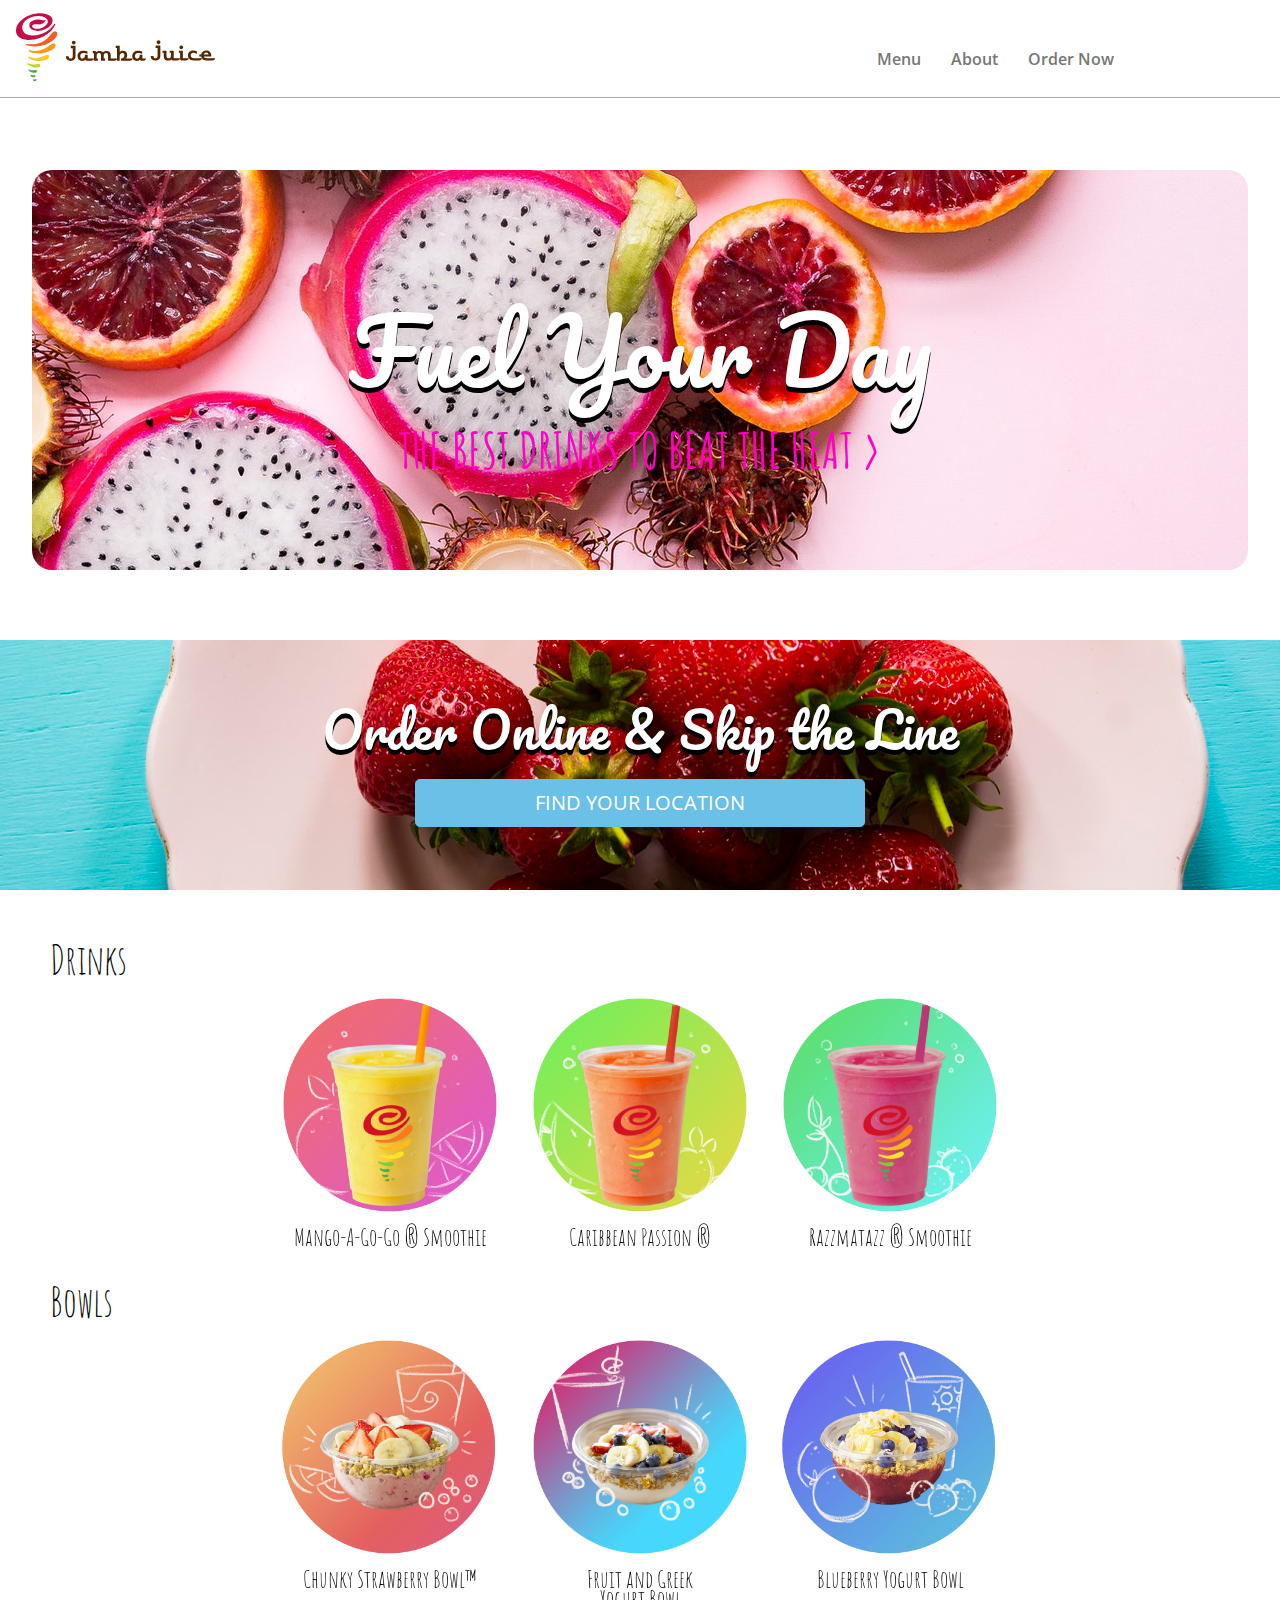
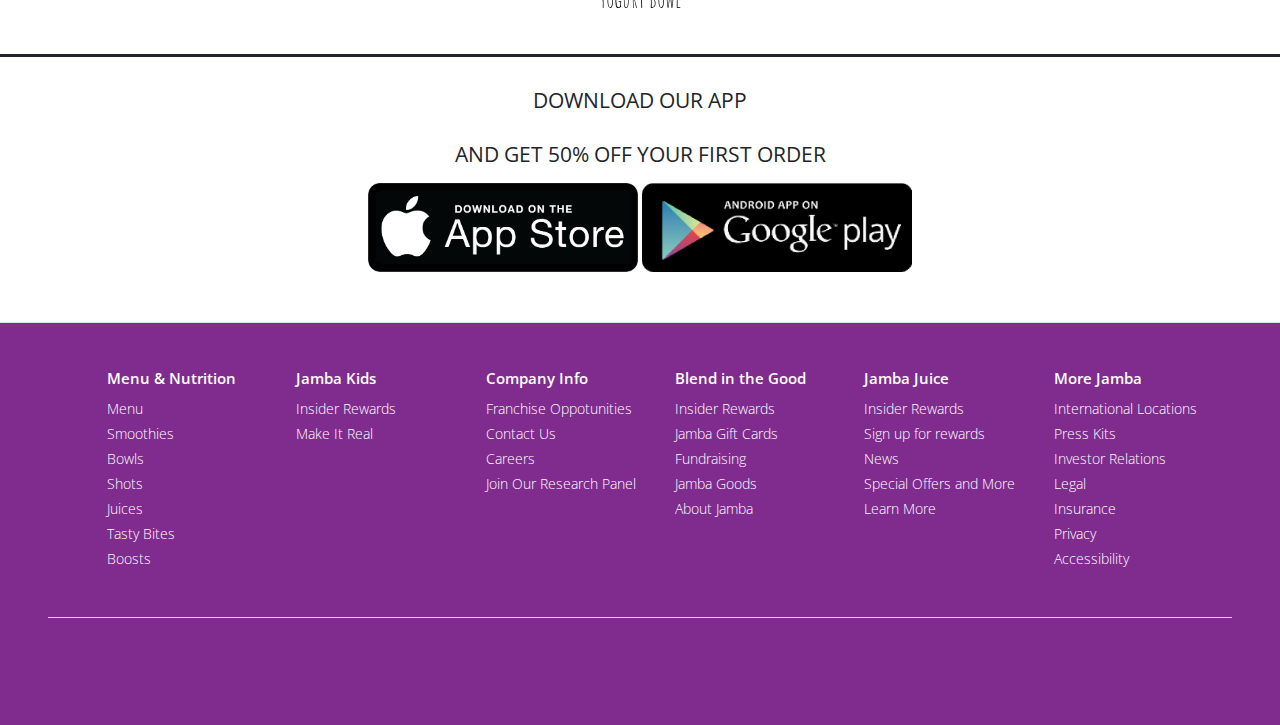
<file: index.html>
<!DOCTYPE html>
<html lang="en">

<head>
<!-- Global site tag (gtag.js) - Google Analytics -->
<script async src="https://www.googletagmanager.com/gtag/js?id=UA-121958571-2"></script>
<script>
 window.dataLayer = window.dataLayer || [];
 function gtag(){dataLayer.push(arguments);}
 gtag('js', new Date());

 gtag('config', 'UA-121958571-2');
</script>

<!-- just to see if it updated again-->
  <!-- Hotjar Tracking Code for https://tkim826.github.io/project3jj/ -->
<script>
   (function(h,o,t,j,a,r){
       h.hj=h.hj||function(){(h.hj.q=h.hj.q||[]).push(arguments)};
       h._hjSettings={hjid:972541,hjsv:6};
       a=o.getElementsByTagName('head')[0];
       r=o.createElement('script');r.async=1;
       r.src=t+h._hjSettings.hjid+j+h._hjSettings.hjsv;
       a.appendChild(r);
   })(window,document,'https://static.hotjar.com/c/hotjar-','.js?sv=');
</script>

  <meta charset="UTF-8">
  <meta name="viewport" content="width=device-width, initial-scale=1.0">
  <meta http-equiv="X-UA-Compatible" content="ie=edge">
  <title>Jamba Juice / Mango-a-Go-Go</title>
  <!-- bootstrap j query -->
  <meta charset="utf-8">
  <meta content="width=device-width, initial-scale=1, shrink-to-fit=no" name="viewport">
  <link href="https://stackpath.bootstrapcdn.com/bootstrap/4.1.3/css/bootstrap.min.css" rel="stylesheet">
  <link href="https://fonts.googleapis.com/css?family=Amatic+SC:400,700|Open+Sans:300,400,600,800|Pacifico" rel="stylesheet">

  <!-- font awesome -->
  <link rel="stylesheet" href="https://use.fontawesome.com/releases/v5.2.0/css/all.css" integrity="sha384-hWVjflwFxL6sNzntih27bfxkr27PmbbK/iSvJ+a4+0owXq79v+lsFkW54bOGbiDQ"
  crossorigin="anonymous">

  <link href="reset.css" rel="stylesheet" type="text/css">
  <link href="style.css" rel="stylesheet" type="text/css">
  <link href="media.css" rel="stylesheet" type="text/css">
  <link href="index.css" rel="stylesheet" type="text/css">
  <link href="img/favicon.ico" rel="icon" type="image/ico">

</head>
<body class="pt-130">

<!-- NAVIGATION start-->
    <nav class="navbar header-top fixed-top navbar-expand-lg navbar-light bg-light">
      <a class="navbar-brand" href="index.html">
        <img src="img/jj-logo-h.svg">
      </a>
    <button class="navbar-toggler collapsed" type="button" data-toggle="collapse" data-target="#navbarResponsive" aria-controls="navbarResponsive" aria-expanded="false" aria-label="Toggle navigation">
          <span class="icon-bar top-bar"></span>
          <span class="icon-bar middle-bar"></span>
          <span class="icon-bar bottom-bar"></span>
          <span class="sr-only">Toggle navigation</span>
        </button>

    <div class="collapse navbar-collapse" id="navbarResponsive">
      <ul class="navbar-nav ml-auto">
        <li class="nav-item"><a href="#">Menu</a></li>
          <li class="nav-item"><a href="#">About</a></li>
          <li class="nav-item"><a href="chat.html">Order Now</a></li>
          <li class="nav-item hide-small"><div></div></li>
          <li class="nav-item hide-small"><a href="#"><i class="fas fa-map-marker-alt"></i></a></li>
          <li class="nav-item hide-small"><a href="#"><i class="fas fa-user"></i></a></li>
          <li class="nav-item hide-small"><a href="#"><i class="fas fa-shopping-cart"></i></a></li>
          <li class="nav-item hide-big"><a href="#"><i class="fas fa-map-marker-alt"></i></a> <a href="#"><i class="fas fa-user"></i></a> <a href="#"><i class="fas fa-shopping-cart"></i></a></li>
      </div>
    </nav>
<!-- NAVIGATION end-->

<body>
  <div class="hide-big" style="margin:0 15px; "> 
    <a href="#bubbleJ2"><button class="chatselect ordernowbig" onclick="selectSmoothie()" style="margin:0 auto;"><a href="chat.html" style="color:#fff !important; text-decoration: none !important;">ORDER NOW</a></button></a><br>
  </div>
  <div class="jumbotron">
    <h1 class="display-4">Fuel Your Day</h1>
    <h2 style="color: #ff00c4; font-weight: bold;">THE BEST DRINKS TO BEAT THE HEAT ></h2>
  </div>

  <div class="jumbotron jumbotron-fluid">
    <div class="container">
      <h1 class='order'>Order Online & Skip the Line</h1>
      <a class="btn btn-primary btn-lg" href="#" role="button">FIND YOUR LOCATION</a>
    </div>
  </div>

  <div class="dr">
    <h3 class="menu">Drinks</h3>

    <div class="col-sm-12">
      <div id="my-slider" class="carousel slide" data-ride="carousel">


      <!-- Wrapper for slides -->
      <div class="carousel-inner">

        <div class="carousel-item active">
          <div class="row drin">
            <div>
              <a href="drink-detail.html"><img src="img/JBim-01.png" alt="Juice 1"></a>
              <h1 class="cap">Mango-A-Go-Go ® Smoothie</h1>
            </div>
            <div>
              <img src="img/JBim-02.png" alt="Juice 2">
              <h1 class="cap">Caribbean Passion ®</h1>
            </div>
            <div>
              <img src="img/JBim-03.png" alt="Juice 3">
              <h1 class="cap">Razzmatazz ® Smoothie</h1>
            </div>
          </div>
        </div>

        <div class="carousel-item">
          <div class="row drino">
            <div>
              <img src="img/JBs-01.png" alt="Juice 4">
              <h1 class="cap">Apple 'n Greens™ Smoothie</h1>
            </div>
            <div>
              <img src="img/JBim-05.png" alt="Juice 5">
              <h1 class="cap">Lotta Horchata</h1>
            </div>
          </div>
        </div>

      <!-- Controls or next and prev buttons -->
        <a class="carousel-control-prev" href="#my-slider" role="button" data-slide="prev">
          <span class="fa fa-angle-double-left" style="color:black; font-size:24px;" aria-hidden="true"></span>
          <span class="sr-only">Previous</span>
        </a>
        <a class="carousel-control-next" href="#my-slider" role="button" data-slide="next">
          <span class="fa fa-angle-double-right" style="color:black; font-size:24px;" aria-hidden="true"></span>
          <span class="sr-only">Next</span>
        </a>

      </div>
    </div>
  </div>
</div>




  <div class="bo">
  <h3 class="menu">Bowls</h3>

  <div class="col-sm-12">
  <div id="slider2" class="carousel slide" data-ride="carousel">


    <!-- Wrapper for slides -->
    <div class="carousel-inner">

      <div class="carousel-item active">

        <div class="row drin">

        <div>
        <img src="img/JBim-06.png" alt="Bowl 1">
          <h1 class="cap">Chunky Strawberry Bowl™</h1>
      </div>

        <div>
        <img src="img/JBim-07.png" alt="Bowl 2">
          <h1 class="cap">Fruit and Greek <br></br>Yogurt Bowl</h1>
        </div>

        <div>
        <img src="img/JBim-08.png" alt="Bowl 3">
          <h1 class="cap">Blueberry Yogurt Bowl</h1>
        </div>


      </div>

    </div>



      <div class="carousel-item">

        <div class="row drino">

        <div>
        <img src="img/JBim-09.png" alt="Bowl 4">
          <h1 class="cap">Island Pitaya Bowl™</h1>
        </div>

        <div>
        <img src="img/JBim-10.png" alt="Bowl 5">
          <h1 class="cap">Mango Medley Bowl</h1>
        </div>
      </div>

      </div>

    <!-- Controls or next and prev buttons -->

    <a class="carousel-control-prev" href="#slider2" role="button" data-slide="prev">
    <span class="fa fa-angle-double-left" style="color:black; font-size:24px;" aria-hidden="true"></span>
    <span class="sr-only">Previous</span>
  </a>
  <a class="carousel-control-next" href="#slider2" role="button" data-slide="next">
    <span class="fa fa-angle-double-right" style="color:black; font-size:24px;" aria-hidden="true"></span>
    <span class="sr-only">Next</span>
  </a>

  </div>

</div>

</div>


  </div>

  <div class="boost">
    <h4><b>DOWNLOAD OUR APP <br></br>AND GET 50% OFF YOUR FIRST ORDER</b></h4>
    <div class='play'>
      <img src="img/AppStore.png">
      <img src="img/GOOGplay-01.png">
    </div>
  </div>




<!-- FOOTER start-->
<footer class="pt-md-5 mt-5 pr-5 pl-5 border-top hide-small">
  <div class="row">
    <div class="col-lg-2 col-sm-12">
      <h5>Menu & Nutrition</h5>
      <ul class="list-unstyled text-small">
        <li><a>Menu</a></li>
        <li><a>Smoothies</a></li>
        <li><a>Bowls</a></li>
        <li><a>Shots</a></li>
        <li><a>Juices</a></li>
        <li><a>Tasty Bites</a></li>
        <li><a>Boosts</a></li>
      </ul>
    </div>
    <div class="col-lg-2 col-sm-12">
      <h5>Jamba Kids</h5>
      <ul class="list-unstyled text-small">
        <li><a>Insider Rewards</a></li>
        <li><a>Make It Real</a></li>
      </ul>
    </div>
    <div class="col-lg-2 col-sm-12">
      <h5>Company Info</h5>
      <ul class="list-unstyled text-small">
        <li><a>Franchise Oppotunities</a></li>
        <li><a>Contact Us</a></li>
        <li><a>Careers</a></li>
        <li><a>Join Our Research Panel</a></li>
      </ul>
    </div>
    <div class="col-lg-2 col-sm-12">
      <h5>Blend in the Good</h5>
      <ul class="list-unstyled text-small">
        <li><a>Insider Rewards</a></li>
        <li><a>Jamba Gift Cards</a></li>
        <li><a>Fundraising</a></li>
        <li><a>Jamba Goods</a></li>
        <li><a>About Jamba</a></li>
      </ul>
    </div>
    <div class="col-lg-2 col-sm-12">
      <h5>Jamba Juice</h5>
      <ul class="list-unstyled text-small">
        <li><a>Insider Rewards</a></li>
        <li><a>Sign up for rewards</a></li>
        <li><a>News</a></li>
        <li><a>Special Offers and More</a></li>
        <li><a>Learn More</a></li>
      </ul>
    </div>
    <div class="col-lg-2 col-sm-12">
      <h5>More Jamba</h5>
      <ul class="list-unstyled text-small">
        <li><a>International Locations</a></li>
        <li><a>Press Kits</a></li>
        <li><a>Investor Relations</a></li>
        <li><a>Legal</a></li>
        <li><a>Insurance</a></li>
        <li><a>Privacy</a></li>
        <li><a>Accessibility</a></li>
      </ul>
    </div>
  </div>
  <hr>
  <div class="footersocial">
    <i class="fab fa-facebook-square"></i> <i class="fab fa-instagram"></i> <i class="fab fa-pinterest"></i> <i class="fab fa-youtube"></i> <i class="fab fa-twitter-square"></i> <i class="fas fa-map-marker-alt"></i>
  </div>
</footer>
<footer class="hide-big">
  <div class="row">
    <div class="col-lg-2 col-sm-12">
      <div id="accordion">
        <div class="card">
          <div class="card-header" id="footerMenu1">
            <h5 class="mb-0"><button aria-controls="collapseOne" aria-expanded="true" class="btn btn-link" data-target="#collapseOne" data-toggle="collapse">
            <h5>Menu & Nutrition</h5></button></h5>
          </div>
          <div aria-labelledby="footerMenu1" class="collapse" data-parent="#accordion" id="collapseOne">
            <div class="card-body">
              <ul class="list-unstyled text-small">
                <li><a>Menu</a></li>
                <li><a>Smoothies</a></li>
                <li><a>Bowls</a></li>
                <li><a>Shots</a></li>
                <li><a>Juices</a></li>
                <li><a>Tasty Bites</a></li>
                <li><a>Boosts</a></li>
              </ul>
            </div>
          </div>
        </div>
        <div class="card">
          <div class="card-header" id="footerMenu2">
            <h5 class="mb-0"><button aria-controls="collapseTwo" aria-expanded="false" class="btn btn-link collapsed" data-target="#collapseTwo" data-toggle="collapse">
            <h5>Jamba Kids</h5></button></h5>
          </div>
          <div aria-labelledby="footerMenu2" class="collapse" data-parent="#accordion" id="collapseTwo">
            <div class="card-body">
              <ul class="list-unstyled text-small">
                <li><a>Insider Rewards</a></li>
                <li><a>Make It Real</a></li>
              </ul>
            </div>
          </div>
        </div>
        <div class="card">
          <div class="card-header" id="footerMenu3">
            <h5 class="mb-0"><button aria-controls="collapseThree" aria-expanded="false" class="btn btn-link collapsed" data-target="#collapseThree" data-toggle="collapse">
            <h5>Company Info</h5></button></h5>
          </div>
          <div aria-labelledby="footerMenu3" class="collapse" data-parent="#accordion" id="collapseThree">
            <div class="card-body">
              <ul class="list-unstyled text-small">
                <li><a>Franchise Oppotunities</a></li>
                <li><a>Contact Us</a></li>
                <li><a>Careers</a></li>
                <li><a>Join Our Research Panel</a></li>
              </ul>
            </div>
          </div>
        </div>
        <div class="card">
          <div class="card-header" id="footerMenu4">
            <h5 class="mb-0"><button aria-controls="collapseFour" aria-expanded="false" class="btn btn-link collapsed" data-target="#collapseFour" data-toggle="collapse">
            <h5>Blend in the Good</h5></button></h5>
          </div>
          <div aria-labelledby="footerMenu4" class="collapse" data-parent="#accordion" id="collapseFour">
            <div class="card-body">
              <ul class="list-unstyled text-small">
                <li><a>Insider Rewards</a></li>
                <li><a>Jamba Gift Cards</a></li>
                <li><a>Fundraising</a></li>
                <li><a>Jamba Goods</a></li>
                <li><a>About Jamba</a></li>
              </ul>
            </div>
          </div>
        </div>
        <div class="card">
          <div class="card-header" id="footerMenu5">
            <h5 class="mb-0"><button aria-controls="collapseFive" aria-expanded="false" class="btn btn-link collapsed" data-target="#collapseFive" data-toggle="collapse">
            <h5>Jamba Juice</h5></button></h5>
          </div>
          <div aria-labelledby="footerMenu5" class="collapse" data-parent="#accordion" id="collapseFive">
            <div class="card-body">
              <ul class="list-unstyled text-small">
                <li><a>Insider Rewards</a></li>
                <li><a>Sign up for rewards</a></li>
                <li><a>News</a></li>
                <li><a>Special Offers and More</a></li>
                <li><a>Learn More</a></li>
              </ul>
            </div>
          </div>
        </div>
        <div class="card">
          <div class="card-header" id="footerMenu6">
            <h5 class="mb-0"><button aria-controls="collapseSix" aria-expanded="false" class="btn btn-link collapsed" data-target="#collapseSix" data-toggle="collapse">
            <h5>More Jamba</h5></button></h5>
          </div>
          <div aria-labelledby="footerMenu6" class="collapse" data-parent="#accordion" id="collapseSix">
            <div class="card-body">
              <ul class="list-unstyled text-small">
                <li><a>International Locations</a></li>
                <li><a>Press Kits</a></li>
                <li><a>Investor Relations</a></li>
                <li><a>Legal</a></li>
                <li><a>Insurance</a></li>
                <li><a>Privacy</a></li>
                <li><a>Accessibility</a></li>
              </ul>
            </div>
          </div>
        </div>
      </div>
    </div>
  </div>
  <hr style="width:50%; margin:30px auto;">
  <div class="footersocial">
    <i class="fab fa-facebook-square"></i> <i class="fab fa-instagram"></i> <i class="fab fa-pinterest"></i> <i class="fab fa-youtube"></i> <i class="fab fa-twitter-square"></i> <i class="fas fa-map-marker-alt"></i>
  </div>
</footer>

<script src="https://code.jquery.com/jquery-3.3.1.slim.min.js"></script>
<script src="https://cdnjs.cloudflare.com/ajax/libs/popper.js/1.14.3/umd/popper.min.js"></script>
<script src="https://stackpath.bootstrapcdn.com/bootstrap/4.1.3/js/bootstrap.min.js"></script>
</body></html>
</file>
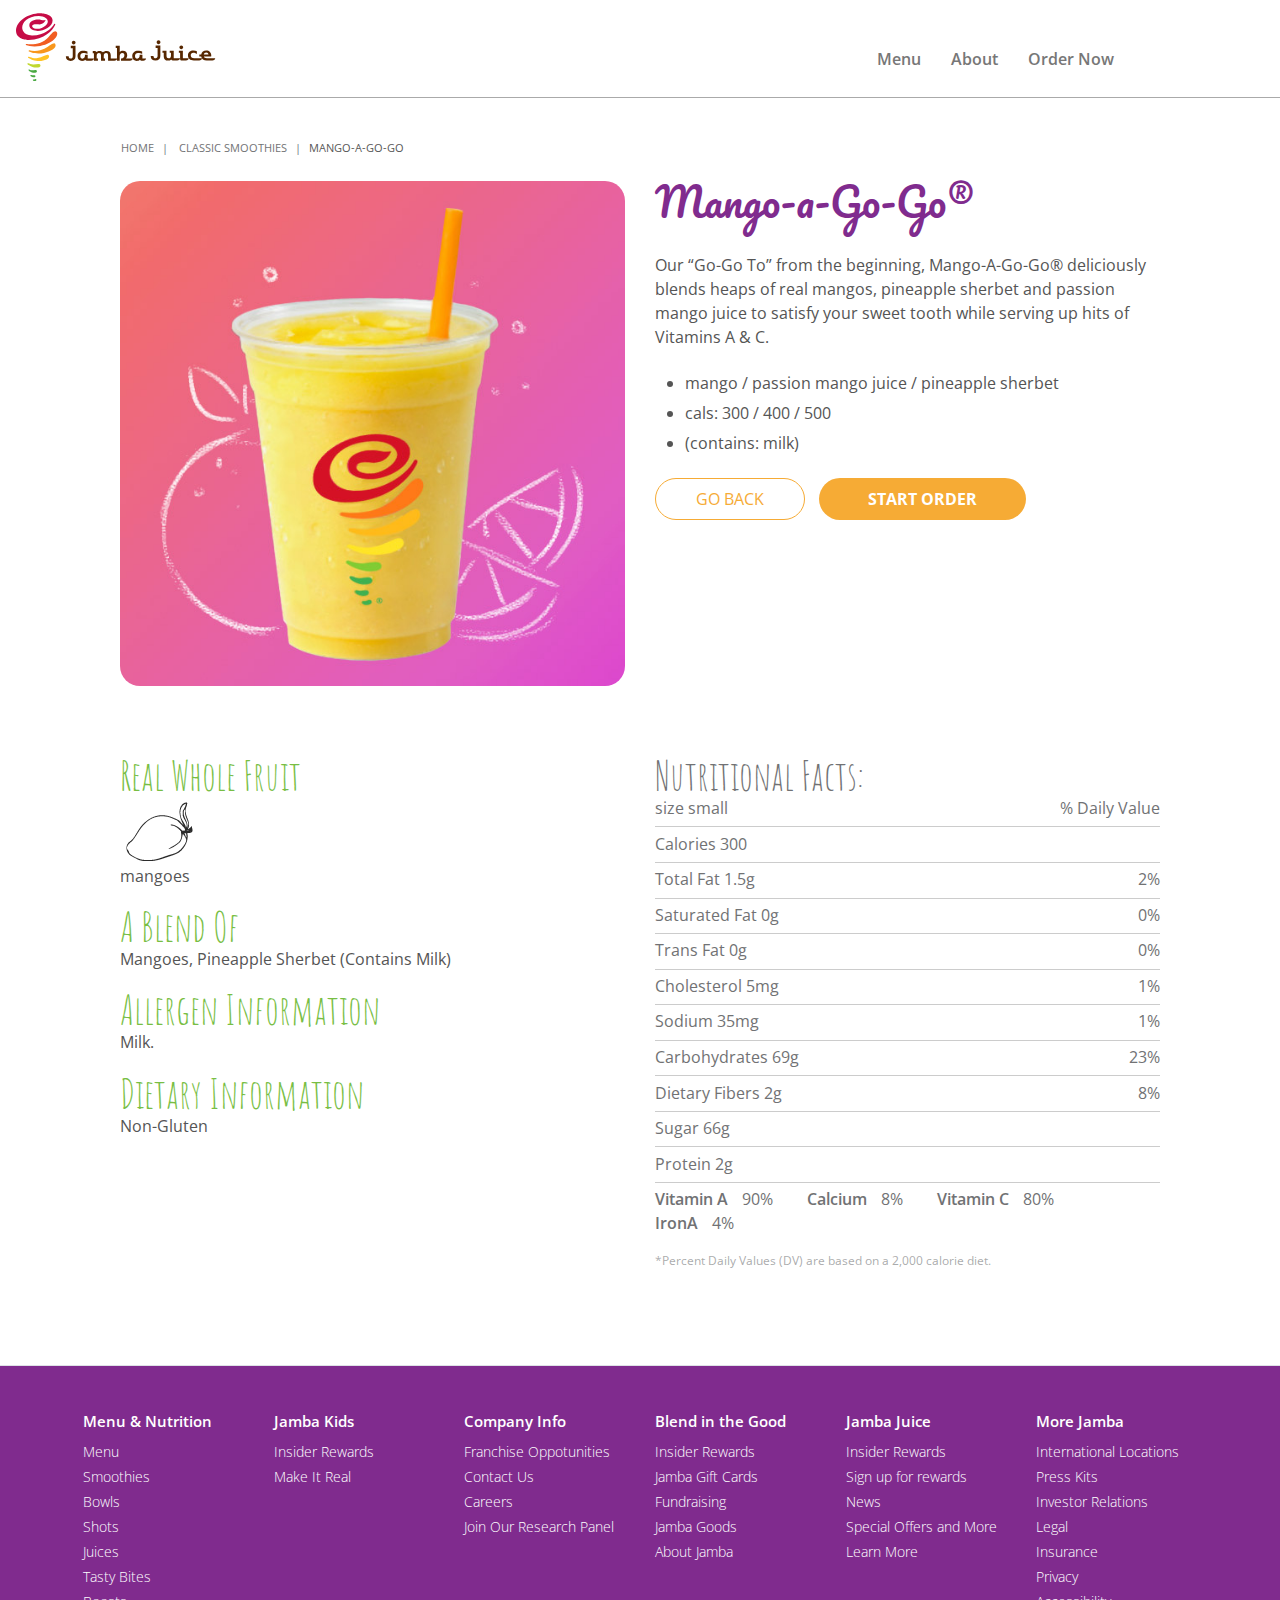
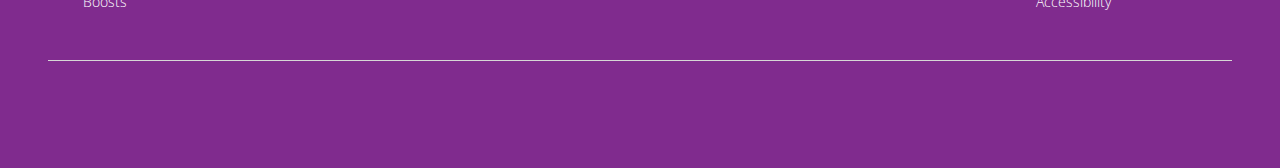
<file: drink-detail.html>
<!DOCTYPE html>
<html lang="en">

<head>
<!-- Global site tag (gtag.js) - Google Analytics -->
<script async src="https://www.googletagmanager.com/gtag/js?id=UA-121958571-2"></script>
<script>
 window.dataLayer = window.dataLayer || [];
 function gtag(){dataLayer.push(arguments);}
 gtag('js', new Date());

 gtag('config', 'UA-121958571-2');
</script>

  <meta charset="UTF-8">
  <meta name="viewport" content="width=device-width, initial-scale=1.0">
  <meta http-equiv="X-UA-Compatible" content="ie=edge">
  <title>Jamba Juice / Mango-a-Go-Go</title>
  <!-- bootstrap j query -->
  <meta charset="utf-8">
  <meta content="width=device-width, initial-scale=1, shrink-to-fit=no" name="viewport">
  <link href="https://stackpath.bootstrapcdn.com/bootstrap/4.1.3/css/bootstrap.min.css" rel="stylesheet">
  <link href="https://fonts.googleapis.com/css?family=Amatic+SC:400,700|Open+Sans:300,400,600,800|Pacifico" rel="stylesheet">

  <!-- font awesome -->
  <link rel="stylesheet" href="https://use.fontawesome.com/releases/v5.2.0/css/all.css" integrity="sha384-hWVjflwFxL6sNzntih27bfxkr27PmbbK/iSvJ+a4+0owXq79v+lsFkW54bOGbiDQ"
    crossorigin="anonymous">

  <link href="reset.css" rel="stylesheet" type="text/css">
  <link href="style.css" rel="stylesheet" type="text/css">
  <link href="media.css" rel="stylesheet" type="text/css">
  <link href="detail.css" rel="stylesheet" type="text/css">
  <link href="img/favicon.ico" rel="icon" type="image/ico">

</head>

<body class="pt-130">


<!-- NAVIGATION start-->
    <nav class="navbar header-top fixed-top navbar-expand-lg navbar-light bg-light">
      <a class="navbar-brand" href="index.html">
        <img src="img/jj-logo-h.svg">
      </a>
    <button class="navbar-toggler collapsed" type="button" data-toggle="collapse" data-target="#navbarResponsive" aria-controls="navbarResponsive" aria-expanded="false" aria-label="Toggle navigation">
          <span class="icon-bar top-bar"></span>
          <span class="icon-bar middle-bar"></span>
          <span class="icon-bar bottom-bar"></span>
          <span class="sr-only">Toggle navigation</span>
        </button>

    <div class="collapse navbar-collapse" id="navbarResponsive">
      <ul class="navbar-nav ml-auto">
        <li class="nav-item"><a href="#">Menu</a></li>
          <li class="nav-item"><a href="#">About</a></li>
          <li class="nav-item"><a href="chat.html">Order Now</a></li>
          <li class="nav-item hide-small"><div></div></li>
          <li class="nav-item hide-small"><a href="#"><i class="fas fa-map-marker-alt"></i></a></li>
          <li class="nav-item hide-small"><a href="#"><i class="fas fa-user"></i></a></li>
          <li class="nav-item hide-small"><a href="#"><i class="fas fa-shopping-cart"></i></a></li>
          <li class="nav-item hide-big"><a href="#"><i class="fas fa-map-marker-alt"></i></a> <a href="#"><i class="fas fa-user"></i></a> <a href="#"><i class="fas fa-shopping-cart"></i></a></li>
      </div>
    </nav>
<!-- NAVIGATION end-->

  <!-- CONTAINER start-->
  <div class="container">
    <!-- BREADCRUMB start-->
    <div class="row">
      <nav aria-label="breadcrumb" class="hide-small">
        <ul class="breadcrumb ">
          <li class="breadcrumb-item">
            <a href="#">Home</a>
          </li>
          <li class="breadcrumb-item">
            <a href="#">Classic Smoothies</a>
          </li>
          <li class="breadcrumb-item active" aria-current="page">Mango-a-Go-Go</li>
        </ul>
      </nav>
    </div>
    <!-- BREADCRUMB end-->

    <!-- FIRST ROW start-->
    <div class="row pb-5">
      <div class="col-lg-6 offset-lg-0 col-md-10 offset-md-1 col-sm-10 offset-sm-1">
        <img alt="juice image" class="detail-image" src="img/selection-04.jpg">
      </div>
      <div class="centerall col-lg-6 offset-lg-0 col-md-10 offset-md-1 col-sm-10 offset-sm-1 juiceDetail">
        <div id="drinktitle">
          <h1>Mango-a-Go-Go&reg;</h1>
        </div>
        <p>Our “Go-Go To” from the beginning, Mango-A-Go-Go® deliciously blends heaps of real mangos, pineapple sherbet and
          passion mango juice to satisfy your sweet tooth while serving up hits of Vitamins A &amp; C.</p>
        <ul class="ingredients">
          <li>mango / passion mango juice / pineapple sherbet</li>
          <li>cals: 300 / 400 / 500</li>
          <li>(contains: milk)</li>
        </ul>
        <div class="clear" style="margin:20px;"></div>
        <a href="index.html" style="color:orange;"><button class="btn btn-outline-secondary orange" type="button">GO BACK</button></a>
        <button class="btn btn-secondary orange" type="button">
          <i class="fas fa-plus-circle"></i> START ORDER</button>
      </div>
    </div>
    <!-- FIRST ROW end-->

    <!-- SECOND ROW start-->
    <div class="row">
      <div class="centerall col-lg-6 offset-lg-0 col-md-10 offset-md-1 col-sm-10 offset-sm-1 lime">
        <h2 class="titlebelowimage ">Real Whole Fruit</h2>
        <div>
          <ul class="nobullets">
            <li>
              <img alt="" src="img/mangos.png">
              <p class="smallfruit">mangoes</p>
            </li>
          </ul>
          <h2>A Blend Of</h2>
          <p>Mangoes, Pineapple Sherbet (Contains Milk)</p>
          <h2>Allergen Information</h2>
          <p>Milk.</p>
          <h2>Dietary Information</h2>
          <p>Non-Gluten</p>
        </div>
      </div>
      <div class="faded col-lg-6 offset-lg-0 col-md-10 offset-md-1 col-sm-10 offset-sm-1 ">
        <h2 class="titlebelowimage">Nutritional Facts:</h2>
        <div class="nutrition split">
          <p>size small</p>
          <p>% Daily Value</p>
        </div>
        <hr class="rowline">
        <div class="nutrition split">
          <p>Calories 300</p>
        </div>
        <hr class="rowline">
        <div class="nutrition split">
          <p>Total Fat 1.5g</p>
          <p>2%</p>
        </div>
        <hr class="rowline">
        <div class="nutrition split">
          <p>Saturated Fat 0g</p>
          <p>0%</p>
        </div>
        <hr class="rowline">
        <div class="nutrition split">
          <p>Trans Fat 0g</p>
          <p>0%</p>
        </div>
        <hr class="rowline">
        <div class="nutrition split">
          <p>Cholesterol 5mg</p>
          <p>1%</p>
        </div>
        <hr class="rowline">
        <div class="nutrition split">
          <p>Sodium 35mg</p>
          <p>1%</p>
        </div>
        <hr class="rowline">
        <div class="nutrition split">
          <p>Carbohydrates 69g</p>
          <p>23%</p>
        </div>
        <hr class="rowline">
        <div class="nutrition split">
          <p>Dietary Fibers 2g</p>
          <p>8%</p>
        </div>
        <hr class="rowline">
        <div class="nutrition split">
          <p>Sugar 66g</p>
        </div>
        <hr class="rowline">
        <div class="nutrition split">
          <p>Protein 2g</p>
        </div>
        <hr class="rowline">
        <div class="vitamins">
          <p>
            <span>Vitamin A</span> 90%</p>
          <p>
            <span>Calcium</span> 8%</p>
          <p>
            <span>Vitamin C</span> 80%</p>
          <p>
            <span>IronA</span> 4%</p>
          <div class="transparent">*Percent Daily Values (DV) are based on a 2,000 calorie diet.</div>
        </div>
      </div>
    </div>
    <!-- SECOND ROW end-->
  </div>
  <!-- CONTAINER end-->
  <!-- FOOTER start-->
  <footer class="pt-md-5 mt-5 pr-5 pl-5 border-top hide-small">
    <div class="row">
      <div class="col-lg-2 col-sm-12">
        <h5>Menu & Nutrition</h5>
        <ul class="list-unstyled text-small">
          <li>
            <a>Menu</a>
          </li>
          <li>
            <a>Smoothies</a>
          </li>
          <li>
            <a>Bowls</a>
          </li>
          <li>
            <a>Shots</a>
          </li>
          <li>
            <a>Juices</a>
          </li>
          <li>
            <a>Tasty Bites</a>
          </li>
          <li>
            <a>Boosts</a>
          </li>
        </ul>
      </div>
      <div class="col-lg-2 col-sm-12">
        <h5>Jamba Kids</h5>
        <ul class="list-unstyled text-small">
          <li>
            <a>Insider Rewards</a>
          </li>
          <li>
            <a>Make It Real</a>
          </li>
        </ul>
      </div>
      <div class="col-lg-2 col-sm-12">
        <h5>Company Info</h5>
        <ul class="list-unstyled text-small">
          <li>
            <a>Franchise Oppotunities</a>
          </li>
          <li>
            <a>Contact Us</a>
          </li>
          <li>
            <a>Careers</a>
          </li>
          <li>
            <a>Join Our Research Panel</a>
          </li>
        </ul>
      </div>
      <div class="col-lg-2 col-sm-12">
        <h5>Blend in the Good</h5>
        <ul class="list-unstyled text-small">
          <li>
            <a>Insider Rewards</a>
          </li>
          <li>
            <a>Jamba Gift Cards</a>
          </li>
          <li>
            <a>Fundraising</a>
          </li>
          <li>
            <a>Jamba Goods</a>
          </li>
          <li>
            <a>About Jamba</a>
          </li>
        </ul>
      </div>
      <div class="col-lg-2 col-sm-12">
        <h5>Jamba Juice</h5>
        <ul class="list-unstyled text-small">
          <li>
            <a>Insider Rewards</a>
          </li>
          <li>
            <a>Sign up for rewards</a>
          </li>
          <li>
            <a>News</a>
          </li>
          <li>
            <a>Special Offers and More</a>
          </li>
          <li>
            <a>Learn More</a>
          </li>
        </ul>
      </div>
      <div class="col-lg-2 col-sm-12">
        <h5>More Jamba</h5>
        <ul class="list-unstyled text-small">
          <li>
            <a>International Locations</a>
          </li>
          <li>
            <a>Press Kits</a>
          </li>
          <li>
            <a>Investor Relations</a>
          </li>
          <li>
            <a>Legal</a>
          </li>
          <li>
            <a>Insurance</a>
          </li>
          <li>
            <a>Privacy</a>
          </li>
          <li>
            <a>Accessibility</a>
          </li>
        </ul>
      </div>
    </div>
    <hr>
    <div class="footersocial">
      <i class="fab fa-facebook-square"></i>
      <i class="fab fa-instagram"></i>
      <i class="fab fa-pinterest"></i>
      <i class="fab fa-youtube"></i>
      <i class="fab fa-twitter-square"></i>
      <i class="fas fa-map-marker-alt"></i>
    </div>
  </footer>
  <footer class="hide-big">
    <div class="row">
      <div class="col-lg-2 col-sm-12">
        <div id="accordion">
          <div class="card">
            <div class="card-header" id="footerMenu1">
              <h5 class="mb-0">
                <button aria-controls="collapseOne" aria-expanded="true" class="btn btn-link" data-target="#collapseOne" data-toggle="collapse">
                  <h5>Menu & Nutrition</h5>
                </button>
              </h5>
            </div>
            <div aria-labelledby="footerMenu1" class="collapse" data-parent="#accordion" id="collapseOne">
              <div class="card-body">
                <ul class="list-unstyled text-small">
                  <li>
                    <a>Menu</a>
                  </li>
                  <li>
                    <a>Smoothies</a>
                  </li>
                  <li>
                    <a>Bowls</a>
                  </li>
                  <li>
                    <a>Shots</a>
                  </li>
                  <li>
                    <a>Juices</a>
                  </li>
                  <li>
                    <a>Tasty Bites</a>
                  </li>
                  <li>
                    <a>Boosts</a>
                  </li>
                </ul>
              </div>
            </div>
          </div>
          <div class="card">
            <div class="card-header" id="footerMenu2">
              <h5 class="mb-0">
                <button aria-controls="collapseTwo" aria-expanded="false" class="btn btn-link collapsed" data-target="#collapseTwo" data-toggle="collapse">
                  <h5>Jamba Kids</h5>
                </button>
              </h5>
            </div>
            <div aria-labelledby="footerMenu2" class="collapse" data-parent="#accordion" id="collapseTwo">
              <div class="card-body">
                <ul class="list-unstyled text-small">
                  <li>
                    <a>Insider Rewards</a>
                  </li>
                  <li>
                    <a>Make It Real</a>
                  </li>
                </ul>
              </div>
            </div>
          </div>
          <div class="card">
            <div class="card-header" id="footerMenu3">
              <h5 class="mb-0">
                <button aria-controls="collapseThree" aria-expanded="false" class="btn btn-link collapsed" data-target="#collapseThree" data-toggle="collapse">
                  <h5>Company Info</h5>
                </button>
              </h5>
            </div>
            <div aria-labelledby="footerMenu3" class="collapse" data-parent="#accordion" id="collapseThree">
              <div class="card-body">
                <ul class="list-unstyled text-small">
                  <li>
                    <a>Franchise Oppotunities</a>
                  </li>
                  <li>
                    <a>Contact Us</a>
                  </li>
                  <li>
                    <a>Careers</a>
                  </li>
                  <li>
                    <a>Join Our Research Panel</a>
                  </li>
                </ul>
              </div>
            </div>
          </div>
          <div class="card">
            <div class="card-header" id="footerMenu4">
              <h5 class="mb-0">
                <button aria-controls="collapseFour" aria-expanded="false" class="btn btn-link collapsed" data-target="#collapseFour" data-toggle="collapse">
                  <h5>Blend in the Good</h5>
                </button>
              </h5>
            </div>
            <div aria-labelledby="footerMenu4" class="collapse" data-parent="#accordion" id="collapseFour">
              <div class="card-body">
                <ul class="list-unstyled text-small">
                  <li>
                    <a>Insider Rewards</a>
                  </li>
                  <li>
                    <a>Jamba Gift Cards</a>
                  </li>
                  <li>
                    <a>Fundraising</a>
                  </li>
                  <li>
                    <a>Jamba Goods</a>
                  </li>
                  <li>
                    <a>About Jamba</a>
                  </li>
                </ul>
              </div>
            </div>
          </div>
          <div class="card">
            <div class="card-header" id="footerMenu5">
              <h5 class="mb-0">
                <button aria-controls="collapseFive" aria-expanded="false" class="btn btn-link collapsed" data-target="#collapseFive" data-toggle="collapse">
                  <h5>Jamba Juice</h5>
                </button>
              </h5>
            </div>
            <div aria-labelledby="footerMenu5" class="collapse" data-parent="#accordion" id="collapseFive">
              <div class="card-body">
                <ul class="list-unstyled text-small">
                  <li>
                    <a>Insider Rewards</a>
                  </li>
                  <li>
                    <a>Sign up for rewards</a>
                  </li>
                  <li>
                    <a>News</a>
                  </li>
                  <li>
                    <a>Special Offers and More</a>
                  </li>
                  <li>
                    <a>Learn More</a>
                  </li>
                </ul>
              </div>
            </div>
          </div>
          <div class="card">
            <div class="card-header" id="footerMenu6">
              <h5 class="mb-0">
                <button aria-controls="collapseSix" aria-expanded="false" class="btn btn-link collapsed" data-target="#collapseSix" data-toggle="collapse">
                  <h5>More Jamba</h5>
                </button>
              </h5>
            </div>
            <div aria-labelledby="footerMenu6" class="collapse" data-parent="#accordion" id="collapseSix">
              <div class="card-body">
                <ul class="list-unstyled text-small">
                  <li>
                    <a>International Locations</a>
                  </li>
                  <li>
                    <a>Press Kits</a>
                  </li>
                  <li>
                    <a>Investor Relations</a>
                  </li>
                  <li>
                    <a>Legal</a>
                  </li>
                  <li>
                    <a>Insurance</a>
                  </li>
                  <li>
                    <a>Privacy</a>
                  </li>
                  <li>
                    <a>Accessibility</a>
                  </li>
                </ul>
              </div>
            </div>
          </div>
        </div>
      </div>
    </div>
    <hr style="width:50%; margin:30px auto;">
    <div class="footersocial">
      <i class="fab fa-facebook-square"></i>
      <i class="fab fa-instagram"></i>
      <i class="fab fa-pinterest"></i>
      <i class="fab fa-youtube"></i>
      <i class="fab fa-twitter-square"></i>
      <i class="fas fa-map-marker-alt"></i>
    </div>
  </footer>

  <script src="https://code.jquery.com/jquery-3.3.1.slim.min.js"></script>
  <script src="https://cdnjs.cloudflare.com/ajax/libs/popper.js/1.14.3/umd/popper.min.js"></script>
  <script src="https://stackpath.bootstrapcdn.com/bootstrap/4.1.3/js/bootstrap.min.js"></script>
</body>

</html>
</file>
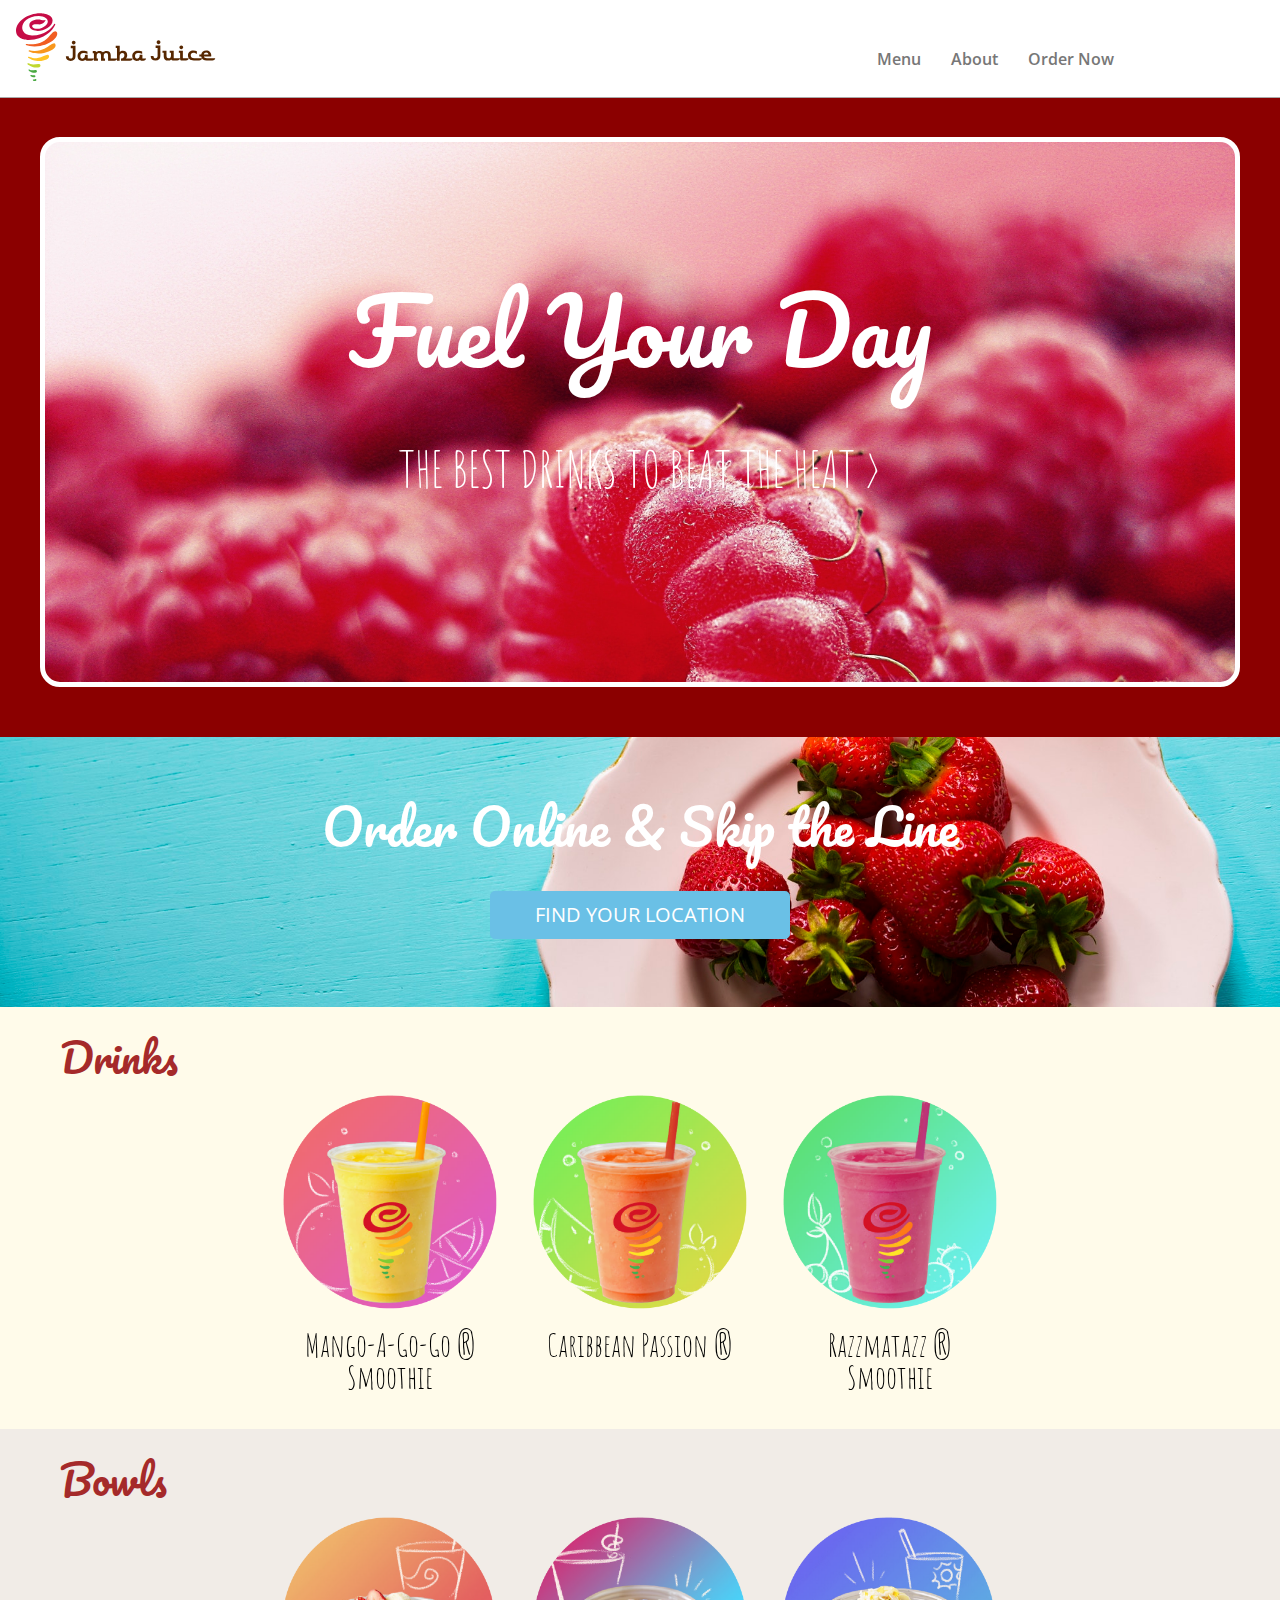
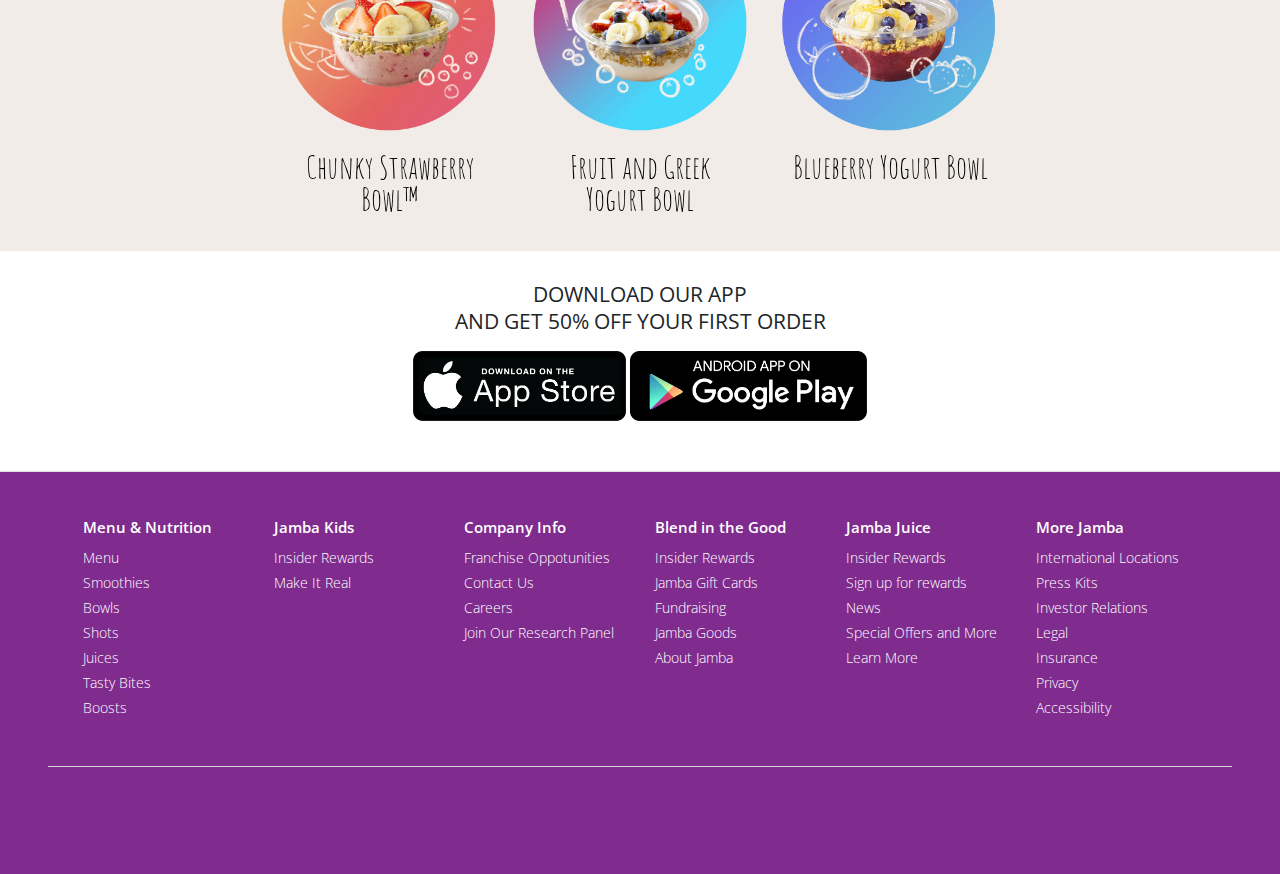
<file: index-o2.html>
<!DOCTYPE html>
<html lang="en">

<head>
<!-- Global site tag (gtag.js) - Google Analytics -->
<script async src="https://www.googletagmanager.com/gtag/js?id=UA-121958571-2"></script>
<script>
 window.dataLayer = window.dataLayer || [];
 function gtag(){dataLayer.push(arguments);}
 gtag('js', new Date());

 gtag('config', 'UA-121958571-2');
</script>

<!-- just to see if it updated again-->
  <!-- Hotjar Tracking Code for https://tkim826.github.io/project3jj/ -->
<script>
   (function(h,o,t,j,a,r){
       h.hj=h.hj||function(){(h.hj.q=h.hj.q||[]).push(arguments)};
       h._hjSettings={hjid:972541,hjsv:6};
       a=o.getElementsByTagName('head')[0];
       r=o.createElement('script');r.async=1;
       r.src=t+h._hjSettings.hjid+j+h._hjSettings.hjsv;
       a.appendChild(r);
   })(window,document,'https://static.hotjar.com/c/hotjar-','.js?sv=');
</script>

  <meta charset="UTF-8">
  <meta name="viewport" content="width=device-width, initial-scale=1.0">
  <meta http-equiv="X-UA-Compatible" content="ie=edge">
  <title>Jamba Juice / Mango-a-Go-Go</title>
  <!-- bootstrap j query -->
  <meta charset="utf-8">
  <meta content="width=device-width, initial-scale=1, shrink-to-fit=no" name="viewport">
  <link href="https://stackpath.bootstrapcdn.com/bootstrap/4.1.3/css/bootstrap.min.css" rel="stylesheet">
  <link href="https://fonts.googleapis.com/css?family=Amatic+SC:400,700|Open+Sans:300,400,600,800|Pacifico" rel="stylesheet">

  <!-- font awesome -->
  <link rel="stylesheet" href="https://use.fontawesome.com/releases/v5.2.0/css/all.css" integrity="sha384-hWVjflwFxL6sNzntih27bfxkr27PmbbK/iSvJ+a4+0owXq79v+lsFkW54bOGbiDQ"
  crossorigin="anonymous">

  <link href="reset.css" rel="stylesheet" type="text/css">
  <link href="style.css" rel="stylesheet" type="text/css">
  <link href="media.css" rel="stylesheet" type="text/css">
  <link href="amy-o2.css" rel="stylesheet" type="text/css">
  <link href="img/favicon.ico" rel="icon" type="image/ico">

</head>
<body class="pt-100s">

<!-- NAVIGATION start-->
    <nav class="navbar header-top fixed-top navbar-expand-lg navbar-light bg-light">
      <a class="navbar-brand" href="index.html">
        <img src="img/jj-logo-h.svg">
      </a>
    <button class="navbar-toggler collapsed" type="button" data-toggle="collapse" data-target="#navbarResponsive" aria-controls="navbarResponsive" aria-expanded="false" aria-label="Toggle navigation">
          <span class="icon-bar top-bar"></span>
          <span class="icon-bar middle-bar"></span>
          <span class="icon-bar bottom-bar"></span>
          <span class="sr-only">Toggle navigation</span>
        </button>

    <div class="collapse navbar-collapse" id="navbarResponsive">
      <ul class="navbar-nav ml-auto">
        <li class="nav-item"><a href="#">Menu</a></li>
          <li class="nav-item"><a href="#">About</a></li>
          <li class="nav-item"><a href="chat.html">Order Now</a></li>
          <li class="nav-item hide-small"><div></div></li>
          <li class="nav-item hide-small"><a href="#"><i class="fas fa-map-marker-alt"></i></a></li>
          <li class="nav-item hide-small"><a href="#"><i class="fas fa-user"></i></a></li>
          <li class="nav-item hide-small"><a href="#"><i class="fas fa-shopping-cart"></i></a></li>
          <li class="nav-item hide-big"><a href="#"><i class="fas fa-map-marker-alt"></i></a> <a href="#"><i class="fas fa-user"></i></a> <a href="#"><i class="fas fa-shopping-cart"></i></a></li>
      </div>
    </nav>
<!-- NAVIGATION end-->

<body>
<!-- <div class="container"> -->
  <div style="background: darkred; padding:40px 40px 50px;">
  <div class="hide-big"> 
    <a href="#bubbleJ2"><button class="chatselect ordernowbig" onclick="selectSmoothie()" ><a href="chat.html" >ORDER NOW</a></button></a><br>
  </div>
  <div class="jumbotron tint jumbo-border">
    <h1 class="display-4">Fuel Your Day</h1>
    <h2>THE BEST DRINKS TO BEAT THE HEAT ></h2>
  </div>
</div>

  <div class="jumbotron jumbotron-fluid">
    <div class="container">
      <h1>Order Online & Skip the Line</h1>
      <a class="btn btn-primary btn-lg" href="#" role="button">FIND YOUR LOCATION</a>
    </div>
  </div>

  <div class="product-container" style="background: #fffbea;">
    <h3 class="menu">Drinks</h3>

     <div class="col-sm-12">
        <div id="my-slider" class="carousel slide" data-ride="carousel">

        <!-- Wrapper for slides -->
        <div class="carousel-inner">

          <div class="carousel-item active">
            <div class="row drin">
              <div>
              <a href="drink-detail.html"><img src="img/JBim-01.png" alt="Juice 1"></a>
                <h1 class="cap">Mango-A-Go-Go ® Smoothie</h1>
              </div>
              <div>
                <img src="img/JBim-02.png" alt="Juice 2">
                <h1 class="cap">Caribbean Passion ®</h1>
              </div>
              <div>
                <img src="img/JBim-03.png" alt="Juice 3">
                <h1 class="cap">Razzmatazz ® Smoothie</h1>
              </div>
            </div>
          </div>

          <div class="carousel-item">
            <div class="row drino">
              <div>
                <img src="img/JBs-01.png" alt="Juice 4">
                <h1 class="cap">Apple 'n Greens™ Smoothie</h1>
              </div>
              <div>
                <img src="img/JBim-05.png" alt="Juice 5">
                <h1 class="cap">Lotta Horchata</h1>
              </div>
            </div>
          </div>

        <!-- Controls or next and prev buttons -->
          <a class="carousel-control-prev" href="#my-slider" role="button" data-slide="prev">
            <span class="fa fa-angle-left" style="color:black; font-size:50px;" aria-hidden="true"></span>
            <span class="sr-only">Previous</span>
          </a>
          <a class="carousel-control-next" href="#my-slider" role="button" data-slide="next">
            <span class="fa fa-angle-right" style="color:black; font-size:50px;" aria-hidden="true"></span>
            <span class="sr-only">Next</span>
          </a>

        </div>
      </div>
    </div>
  </div>




<div class="product-container" style="background: #f1ece7;">
  <h3 class="menu">Bowls</h3>

  <div class="col-sm-12">
    <div id="slider2" class="carousel slide" data-ride="carousel">

    <!-- Wrapper for slides -->
    <div class="carousel-inner">
      <div class="carousel-item active">
        <div class="row drin">
          <div>
            <img src="img/JBim-06.png" alt="Bowl 1">
            <h1 class="cap">Chunky Strawberry Bowl™</h1>
          </div>
          <div>
            <img src="img/JBim-07.png" alt="Bowl 2">
            <h1 class="cap">Fruit and Greek Yogurt Bowl</h1>
          </div>
          <div>
            <img src="img/JBim-08.png" alt="Bowl 3">
            <h1 class="cap">Blueberry Yogurt Bowl</h1>
          </div>
        </div>
      </div>

      <div class="carousel-item">
        <div class="row drino">
          <div>
            <img src="img/JBim-09.png" alt="Bowl 4">
            <h1 class="cap">Island Pitaya Bowl™</h1>
          </div>
          <div>
            <img src="img/JBim-10.png" alt="Bowl 5">
            <h1 class="cap">Mango Medley Bowl</h1>
          </div>
        </div>
      </div>

    <!-- Controls or next and prev buttons -->

      <a class="carousel-control-prev" href="#slider2" role="button" data-slide="prev">
        <span class="fa fa-angle-left" style="color:black; font-size:50px;" aria-hidden="true"></span>
        <span class="sr-only">Previous</span>
      </a>
      <a class="carousel-control-next" href="#slider2" role="button" data-slide="next">
        <span class="fa fa-angle-right" style="color:black; font-size:50px;" aria-hidden="true"></span>
        <span class="sr-only">Next</span>
      </a>
      </div>
    </div>
  </div>
</div>

<div class="boost">
  <h4><b>DOWNLOAD OUR APP <br>AND GET 50% OFF YOUR FIRST ORDER</b></h4><br>
  <div>
    <img src="img/AppStore.png">
    <img src="img/GooglePlayLogo.png">
  </div>
</div>

</div>


<!-- FOOTER start-->
<footer class="pt-md-5 mt-5 pr-5 pl-5 border-top hide-small">
  <div class="row">
    <div class="col-lg-2 col-sm-12">
      <h5>Menu & Nutrition</h5>
      <ul class="list-unstyled text-small">
        <li><a>Menu</a></li>
        <li><a>Smoothies</a></li>
        <li><a>Bowls</a></li>
        <li><a>Shots</a></li>
        <li><a>Juices</a></li>
        <li><a>Tasty Bites</a></li>
        <li><a>Boosts</a></li>
      </ul>
    </div>
    <div class="col-lg-2 col-sm-12">
      <h5>Jamba Kids</h5>
      <ul class="list-unstyled text-small">
        <li><a>Insider Rewards</a></li>
        <li><a>Make It Real</a></li>
      </ul>
    </div>
    <div class="col-lg-2 col-sm-12">
      <h5>Company Info</h5>
      <ul class="list-unstyled text-small">
        <li><a>Franchise Oppotunities</a></li>
        <li><a>Contact Us</a></li>
        <li><a>Careers</a></li>
        <li><a>Join Our Research Panel</a></li>
      </ul>
    </div>
    <div class="col-lg-2 col-sm-12">
      <h5>Blend in the Good</h5>
      <ul class="list-unstyled text-small">
        <li><a>Insider Rewards</a></li>
        <li><a>Jamba Gift Cards</a></li>
        <li><a>Fundraising</a></li>
        <li><a>Jamba Goods</a></li>
        <li><a>About Jamba</a></li>
      </ul>
    </div>
    <div class="col-lg-2 col-sm-12">
      <h5>Jamba Juice</h5>
      <ul class="list-unstyled text-small">
        <li><a>Insider Rewards</a></li>
        <li><a>Sign up for rewards</a></li>
        <li><a>News</a></li>
        <li><a>Special Offers and More</a></li>
        <li><a>Learn More</a></li>
      </ul>
    </div>
    <div class="col-lg-2 col-sm-12">
      <h5>More Jamba</h5>
      <ul class="list-unstyled text-small">
        <li><a>International Locations</a></li>
        <li><a>Press Kits</a></li>
        <li><a>Investor Relations</a></li>
        <li><a>Legal</a></li>
        <li><a>Insurance</a></li>
        <li><a>Privacy</a></li>
        <li><a>Accessibility</a></li>
      </ul>
    </div>
  </div>
  <hr>
  <div class="footersocial">
    <i class="fab fa-facebook-square"></i> <i class="fab fa-instagram"></i> <i class="fab fa-pinterest"></i> <i class="fab fa-youtube"></i> <i class="fab fa-twitter-square"></i> <i class="fas fa-map-marker-alt"></i>
  </div>
</footer>
<footer class="hide-big">
  <div class="row">
    <div class="col-lg-2 col-sm-12">
      <div id="accordion">
        <div class="card">
          <div class="card-header" id="footerMenu1">
            <h5 class="mb-0"><button aria-controls="collapseOne" aria-expanded="true" class="btn btn-link" data-target="#collapseOne" data-toggle="collapse">
            <h5>Menu & Nutrition</h5></button></h5>
          </div>
          <div aria-labelledby="footerMenu1" class="collapse" data-parent="#accordion" id="collapseOne">
            <div class="card-body">
              <ul class="list-unstyled text-small">
                <li><a>Menu</a></li>
                <li><a>Smoothies</a></li>
                <li><a>Bowls</a></li>
                <li><a>Shots</a></li>
                <li><a>Juices</a></li>
                <li><a>Tasty Bites</a></li>
                <li><a>Boosts</a></li>
              </ul>
            </div>
          </div>
        </div>
        <div class="card">
          <div class="card-header" id="footerMenu2">
            <h5 class="mb-0"><button aria-controls="collapseTwo" aria-expanded="false" class="btn btn-link collapsed" data-target="#collapseTwo" data-toggle="collapse">
            <h5>Jamba Kids</h5></button></h5>
          </div>
          <div aria-labelledby="footerMenu2" class="collapse" data-parent="#accordion" id="collapseTwo">
            <div class="card-body">
              <ul class="list-unstyled text-small">
                <li><a>Insider Rewards</a></li>
                <li><a>Make It Real</a></li>
              </ul>
            </div>
          </div>
        </div>
        <div class="card">
          <div class="card-header" id="footerMenu3">
            <h5 class="mb-0"><button aria-controls="collapseThree" aria-expanded="false" class="btn btn-link collapsed" data-target="#collapseThree" data-toggle="collapse">
            <h5>Company Info</h5></button></h5>
          </div>
          <div aria-labelledby="footerMenu3" class="collapse" data-parent="#accordion" id="collapseThree">
            <div class="card-body">
              <ul class="list-unstyled text-small">
                <li><a>Franchise Oppotunities</a></li>
                <li><a>Contact Us</a></li>
                <li><a>Careers</a></li>
                <li><a>Join Our Research Panel</a></li>
              </ul>
            </div>
          </div>
        </div>
        <div class="card">
          <div class="card-header" id="footerMenu4">
            <h5 class="mb-0"><button aria-controls="collapseFour" aria-expanded="false" class="btn btn-link collapsed" data-target="#collapseFour" data-toggle="collapse">
            <h5>Blend in the Good</h5></button></h5>
          </div>
          <div aria-labelledby="footerMenu4" class="collapse" data-parent="#accordion" id="collapseFour">
            <div class="card-body">
              <ul class="list-unstyled text-small">
                <li><a>Insider Rewards</a></li>
                <li><a>Jamba Gift Cards</a></li>
                <li><a>Fundraising</a></li>
                <li><a>Jamba Goods</a></li>
                <li><a>About Jamba</a></li>
              </ul>
            </div>
          </div>
        </div>
        <div class="card">
          <div class="card-header" id="footerMenu5">
            <h5 class="mb-0"><button aria-controls="collapseFive" aria-expanded="false" class="btn btn-link collapsed" data-target="#collapseFive" data-toggle="collapse">
            <h5>Jamba Juice</h5></button></h5>
          </div>
          <div aria-labelledby="footerMenu5" class="collapse" data-parent="#accordion" id="collapseFive">
            <div class="card-body">
              <ul class="list-unstyled text-small">
                <li><a>Insider Rewards</a></li>
                <li><a>Sign up for rewards</a></li>
                <li><a>News</a></li>
                <li><a>Special Offers and More</a></li>
                <li><a>Learn More</a></li>
              </ul>
            </div>
          </div>
        </div>
        <div class="card">
          <div class="card-header" id="footerMenu6">
            <h5 class="mb-0"><button aria-controls="collapseSix" aria-expanded="false" class="btn btn-link collapsed" data-target="#collapseSix" data-toggle="collapse">
            <h5>More Jamba</h5></button></h5>
          </div>
          <div aria-labelledby="footerMenu6" class="collapse" data-parent="#accordion" id="collapseSix">
            <div class="card-body">
              <ul class="list-unstyled text-small">
                <li><a>International Locations</a></li>
                <li><a>Press Kits</a></li>
                <li><a>Investor Relations</a></li>
                <li><a>Legal</a></li>
                <li><a>Insurance</a></li>
                <li><a>Privacy</a></li>
                <li><a>Accessibility</a></li>
              </ul>
            </div>
          </div>
        </div>
      </div>
    </div>
  </div>
  <hr style="width:50%; margin:30px auto;">
  <div class="footersocial">
    <i class="fab fa-facebook-square"></i> <i class="fab fa-instagram"></i> <i class="fab fa-pinterest"></i> <i class="fab fa-youtube"></i> <i class="fab fa-twitter-square"></i> <i class="fas fa-map-marker-alt"></i>
  </div>
</footer>

<script src="https://code.jquery.com/jquery-3.3.1.slim.min.js"></script> 
<script src="https://cdnjs.cloudflare.com/ajax/libs/popper.js/1.14.3/umd/popper.min.js"></script> 
<script src="https://stackpath.bootstrapcdn.com/bootstrap/4.1.3/js/bootstrap.min.js"></script>
</body></html>
</file>
<file: style.css>
body {font-family: 'Open Sans', sans-serif !important}
/*font-family: 'Amatic SC', cursive;*/
/*font-family: 'Pacifico', cursive;}*/

/* FOOTER */
footer h5 {font-size: 15px; font-weight: 600;}
.text-small li {font-size:14px; font-weight:300; line-height: 25px;}

footer {background:#802B8E; color:#fff; padding: 20px;}

footer .card {
    position: relative;
    display: -ms-flexbox;
    display: flex;
    -ms-flex-direction: column;
    flex-direction: column;
    min-width: 0;
    word-wrap: break-word;
    background-color: transparent;
    background-clip: border-box;
    border: none;}

footer .card-header {
    padding: 0rem 1.25rem;
    margin-bottom: 0;
    background-color: transparent;
    border-bottom: none;
    color: #fff;}

footer .card-header .btn-link{
	color: #fff;}


footer .card-body {
    padding: 0 1.25rem 3rem;}

footer h5 {
    padding: 0 0 10px;}

.footersocial {
  width:300px;
  margin: 30px auto;
  color: #fff;
  text-align: center;
  font-size:26px;
}
.footersocial i{
  margin:7px;
}

.clear {
	clear: both;
}

html {
    background: maroon;
}

body {
    background: #fff;
}
.navbar-brand {
    width: 200px;
}
.navbar-brand img {
    border-radius: 0 !important;
}
.pt-70 {padding-top:70px;}
.pt-80 {padding-top:80px;}
.pt-90 {padding-top:90px;}
.pt-100s {padding-top:97px;}
.pt-100 {padding-top:100px;}
.pt-130 {padding-top:130px;}
.pt-150 {padding-top:150px;}

.row {
  margin: 0 auto;
  display: flex;
  flex-wrap: wrap;
  margin-left: 20px;
  margin-right: 20px;
}

.navbar {
    background:#fff !important;
    border-bottom:1px solid #aaa;
    font-weight: 600;
}
.nav-item a {
    color: #777;
    text-decoration: none;
}
.nav-item a:hover {
    color: purple;
    text-decoration: none;
}
.active a{
    color: #FF5A00;
}

hr {
  display: block;
  height: 1px;
  border: 0;
  border-top: 1px solid #d6d6d6;
  margin: 1em 0;
  padding: 0;
}
/* custom nav */


.navbar-toggler {
  border: none;
  background: transparent !important;
}

.navbar-toggler:focus {
  outline: none;
  background: transparent !important;
}

.navbar-toggler .icon-bar {
  background-color: purple;
  transform: rotate(0deg) translate(0px, 0px);
  transition: ease all .2s;
}

.navbar-toggler .icon-bar {
  display: block;
  width: 28px;
  height: 3px;
  border-radius: 3px;
}

.navbar-toggler .icon-bar+.icon-bar {
  margin-top: 5px;
}

.icon-bar:nth-child(2) {
  width: 24px;
  transition: ease all .2s;
}

.navbar-toggler:hover>.icon-bar:nth-child(2) {
  width: 28px;
  transition: ease all .2s;
}

.navbar-toggler:active>.icon-bar:nth-child(2) {
  width: 28px;
  transition: ease all .2s;
}

.navbar-toggler:not(.collapsed) .icon-bar:nth-child(1) {
  transform: rotate(45deg) translate(6px, 5px);
  transition: ease all .2s;
}

.navbar-toggler:not(.collapsed) .icon-bar:nth-child(2) {
  opacity: 0;
  transition: ease all .2s;
}

.navbar-toggler:not(.collapsed) .icon-bar:nth-child(3) {
  transform: rotate(-45deg) translate(6px, -6px);
  transition: ease all .2s;
}

.ordernowbig {margin:0 0 30px; padding: 0 20px;border: none; width: 100%; height: 60px; border-radius: 15px; color: #fff; background: #500000; font-size: 20px;
color: #fff !important; text-decoration: none !important;}
.ordernowbig:hover {background: orange; font-size: 20px;text-decoration: none !important;}
</file>
<file: media.css>
/**************************** MAX WIDTH 991 ****************************/
@media only screen and (max-width: 991px) {
    footer div {
        text-align: center;
    }
    .hide-small {
    	display: none;
    }
}
.chat__input {
    width: 100%;
    letter-spacing: .0625em;
    background-color: #e8e8e8;
    padding: .75em;
    font-size: 1em;
    text-align: center;
    position: fixed;
    bottom: 0;
    right: 0;
}
footer h5 {
    padding: 0 0 0px;}

.navbar ul li {
    margin-right: 30px;
    margin-bottom: 10px;
    margin-top: 10px;}
.hide-big i {
    margin-left:10px;
}
/**************************** MIN WIDTH 992 ****************************/
@media only screen and (min-width: 992px) {
    footer div {
        margin-bottom: 30px;
    }
    .hide-big {
    	display: none;
}

.chat__input {
    width: 58.3333333333%;
    letter-spacing: .0625em;
    background-color: #e8e8e8;
    padding: .75em;
    font-size: 1em;
    text-align: center;
    position: fixed;
    bottom: 0;
    right: 0;
}
footer h5 {
    padding: 0 0 10px;}

.navbar ul li {
    margin-right: 30px;
    margin-bottom: -10px;
    margin-top: 10px;}
</file>
<file: index.css>
@media only screen and (max-width: 1250px) {
  .display-4 {
    font-size: 70px!important;
  }
  h2 {
    font-size: 40px!important;
  }
  .order {
    font-size: 40px;
  }
}
@media only screen and (max-width: 952px) {
  .display-4 {
    font-size: 62px!important;
  }
  h2 {
    font-size: 30px!important;
  }
}
@media only screen and (max-width: 816px) {
  .display-4 {
    font-size: 55px!important;
  }
  h2 {
    font-size: 25px!important;
  }
}
@media only screen and (max-width: 506px) {
  .display-4 {
    font-size: 45px!important;
  }
  h2 {
    font-size: 20px!important;
  }
}
@media only screen and (max-width: 403px) {
  .display-4 {
    font-size: 45px!important;
  }
  h2 {
    font-size: 20px!important;
    top: 80%!important;
  }
}
@media only screen and (max-width: 787px) {
  .carousel-item img {
    max-width: 150px!important;
  }

  .order {
    font-size: 30px!important;
  }
  .carousel-inner {
    border-radius: 14px;
    height: 170px!important;
    display: inline-block;
    margin: 0 auto;
  }
  .jumbotron-fluid {
    height: 240px!important;
  }
}
@media only screen and (max-width: 657px) {
  .carousel-inner {
    border-radius: 14px;
    height: 170px!important;
    display: inline-block;
    margin: 0 auto;
  }
  .order {
    font-size: 30px!important;
  }
  .btn-primary {
    color: #fff;
    font-family: 'Open Sans'!important;
    background-color: #6AC0E6!important;
    border-color: #6AC0E6!important;
    margin-top: 10px;
    width: 250px!important;
  }
  .jumbotron-fluid {
    height: 220px!important;
  }
}
@media only screen and (max-width: 576px) {
  .order {
    top: 50%!important;
  }
}
@media only screen and (max-width: 557px) {
  .carousel-item img {
    max-width: 90px!important;
  }
  .menu {
    font-size: 30px!important;
  }
  .carousel-inner {
    border-radius: 14px;
    height: 120px!important;
    display: inline-block;
    margin: 0 auto;
  }
  .cap {
    font-family: "Amatic SC";
    text-shadow: none;
    font-size: 14px!important;
    color: black;
    margin: 0 auto;
    text-align: center;
    line-height: 10px;
  }
  h4 {
    font-size: 15px!important;
    line-height: 17px!important;
  }
  .boost img {
    max-width: 150px!important;
  }
}
@media only screen and (max-width: 340px) {
  .carousel-item img {
    max-width: 70px!important;
  }
  .cap {
    font-size: 7px!important;
  }
  .carousel-inner {
    border-radius: 14px;
    height: 90px!important;
    display: inline-block;
    margin: 0 auto;
  }
}
.order {
  font-family: Pacifico;
  font-size: 50px;
  color: white;
  text-shadow: 0px 5px black;
}
.display-4 {
  font-family: Pacifico;
  color: white;
  font-size: 90px;
  position: absolute;
  top: 45%;
  text-shadow: 0px 5px black;
  left: 50%;
  transform: translate(-50%, -50%);
}
.play {
  display: inline-block;
  margin: 0 auto;
}
.jumbotron {
  text-align: center;
  position: relative;
  width: 95%;
  margin: 0 auto;
  margin-bottom: 70px;
  margin-top: 40px;
  background: url("img/pink.jpeg");
  background-position: -500px;
  background-repeat: no-repeat;
  height: 400px;
  border-radius: 20px;
}
h2 {
  font-family: 'Amatic SC';
  color: white;
  font-size: 50px;
  position: absolute;
  top: 70%;
  left: 50%;
  transform: translate(-50%, -50%);
}
.jumbotron-fluid {
  width: 100%;
  border-radius: 0px;
  background-image: url("img/blu.jpeg");
  background-repeat: no-repeat;
  background-position: bottom right;
  height: 250px;
  margin-bottom: 50px;
}
.menu {
  font-family: 'Amatic SC';
  color: black;
  font-size: 40px;
  margin-left: 50px;
}
.btn-danger {
  display: block!important;
  font-family: 'Open Sans'!important;
  font-size: 18px!important;
  margin-left: 81%;
  margin-right: 5%;
  margin-top: 20px;
  width: 220px;
  height: 45px;
}
.btn-primary {
  color: #fff;
  font-family: 'Open Sans'!important;
  background-color: #6AC0E6!important;
  border-color: #6AC0E6!important;
  margin-top: 25px;
  width: 450px;
}
.row {
  margin: 0 auto;
  display: flex;
  flex-wrap: wrap;
  padding: 0 4px;
  margin-left: 40px;
}
.row img {
  max-width: 240px;
}
.play {
  margin-top: 15px;
}
.boost {
  margin: 0 auto;
  border-top: 3px solid;
  margin-top: 30px;
  padding-top: 30px;
  text-align: center;
  /*margin-bottom: 20px;*/
}
.boost img {
  max-width: 270px;
}
h4 {
  font-family: 'Open Sans';
  font-size: 21px;
  line-height: 27px;
}
.carousel-item {
  text-align: center;
}
.drin {
  display: inline-flex;
  margin: 0 auto;
}
.drino {
  display: inline-flex;
  margin: 0 auto;
}
.carousel-item img {
  max-width: 250px;
}
.cap {
  font-family: "Amatic SC";
  text-shadow: none;
  font-size: 24px;
  color: black;
  margin: 0 auto;
  text-align: center;
  line-height: 10px;
}
.carousel-inner {
  border-radius: 14px;
  height: 300px;
  display: inline-block;
  margin: 0 auto;
}
.it3 {
  left: 10%;
  top: 87%;
}
.it4 {
  left: 30%;
  top: 87%;
}
</file>
<file: detail.css>
.detail-image {
  width: 100%;
}
.vitamins span {
  font-weight: 600;
  margin-right: 10px;
}
.vitamins p {
  display: inline-block;
  margin-right: 30px;
  margin-bottom: 0;
}
ul.ingredients {
  list-style: disc;
  margin-left: 30px;
}
ul.ingredients li {
  line-height: 30px;
}

h1 {
  font-family: 'Pacifico', cursive;
  font-size: 2.5rem;
  color: #802b8e;

  margin: 20px, 0px, 20px, 0px;
  margin-bottom: 2rem;
}
h2 {
  margin: 20px, 0px, 20px, 0px;
  font-size: 2.5em;
  font-family: 'Amatic SC', cursive;
}
h6 {
  font-size: 0.8em;
}
body {
  font-family: 'Open Sans', sans-serif;
  color: #555555;
}
p {
  margin-bottom: 1.2em;
  line-height: 1.5;
}
.smallfruit {
  /*margin-top: 1em;*/
}

.nobullets {
  list-style: none;
}

.titlebelowimage {
  margin-top: 20px;
}

hr.rowline {
  display: block;
  height: 1px;
  border: 0;
  border-top: 1px solid #ccc;
  margin: 0.2em 0;
  padding: 0;
}

img {
  border-radius: 20px;
}

.nutrition {
  display: flex;
}

.split {
  justify-content: space-between;
}

.nutrition.split p {
  margin-bottom: 0.2em;
}
.faded {
  color: #717274;
}
.transparent {
  color: rgba(113, 114, 116, 0.6);
  font-size: 12px;
  margin: 20px 0px 50px;
}
/* 
font-family: 'Amatic SC', cursive;
font-family: 'Pacifico', cursive;
font-family: 'Open Sans', sans-serif; */
.lime h2 {
  color: #78be44;
}

/*.btn.btn-primary.orange {*/
.btn.btn-secondary.orange {
  background-color: #f6ab35;
  border-radius: 40px;
  border-color: transparent;
  padding: 0.5rem 3rem;
  font-weight: bold;
  margin-left: 10px;
  /*margin: 1.5rem 1.5rem 1.5rem 0rem;*/
  /* display: block;
  margin: auto; */
}
/*.btn.btn-primary.orange:hover {*/
.btn.btn-secondary.orange:hover {
  background-color: #ce8105;
}

.btn.btn-outline-secondary.orange {
  border-radius: 40px;
  border-color: #f6ab35;
  color: #f6ab35;
  padding: 0.5rem 2.5rem;
  /*margin: 1.5rem 1.5rem 1.5rem 0rem;*/
}

.btn.btn-outline-secondary.orange:hover {
  border-color: #ce8105;
  color: #ce8105;
  background-color: transparent;
}
.breadcrumb {
  background-color: transparent;
  text-transform: uppercase;
  color: #717274;
  font-size: 11px;
}
.breadcrumb-item a {
  color: #717274;
}

.breadcrumb-item.active {
  color: #555555;
}

.breadcrumb-item + .breadcrumb-item::before {
  display: inline-block;
  padding-right: 0.5rem;
  color: #6c757d;
  content: '|';
}

/* /////////////////////////////media query//////////////////// */
@media (max-width: 991px) {
  .centerall {
    text-align: center;
  }

  ul.ingredients {
    list-style: none;
    padding-left: 0;
  }
  li {
    padding-left: 0;
  }

  .juiceDetail h1 {
    margin-top: 25px;
    margin-bottom: 45px;
  }

  .juiceDetail button {
    width: 80%;
  }

  .btn.btn-outline-secondary.orange {
    border-radius: 40px;
    border-color: #f6ab35;
    color: #f6ab35;
    padding: 0.5rem 2.5rem;
    margin: 10px;
    /*margin: 1.5rem 1.5rem 1.5rem 0rem;*/
  }
  /*.btn.btn-primary.orange {*/
  .btn.btn-secondary.orange {
    background-color: #f6ab35;
    border-radius: 40px;
    border-color: transparent;
    padding: 0.5rem 5rem;
    font-weight: bold;
    margin: 10px;
    /*margin: 1.5rem 1.5rem 1.5rem 0rem;*/
  }
}
@media (max-width: 465px) {
  h1 {
    font-size: 2rem !important;
  }

  .btn.btn-secondary.orange {
    background-color: #f6ab35;
    border-radius: 40px;
    border-color: transparent;
    padding: 0.5rem 2rem;
    font-weight: bold;
    margin: 10px;
  }
}

@media (max-width: 401px) {
  h6 {
    font-size: 0.7rem;
  }
}
</file>
<file: amy-o2.css>
.container h1 {
  font-size:50px;margin-bottom: 30px;
}
h1 {
  font-family: Pacifico;
  color: white;
  /*text-shadow: 0px 5px black;*/
}
.display-4 {
  font-size: 90px;
  /*position: absolute;*/
  /*top: 40%;*/
  margin: 0 auto;
  position: relative;
  top:70px;
  /*left: 50%;*/
  /*transform: translate(-50%, -50%);*/
  z-index: 100;
}
.jumbotron {
  text-align: center;
  position: relative;
  width: 100%;
  margin: 0 auto;
  /*margin-bottom: 70px;*/
  /*margin-top: 40px;*/
  /*background: url("img/pink.jpeg");*/
  background: url(img/berry-big1.jpg);
  background-size: cover;
  /*background-position: -500px;*/
  background-repeat: no-repeat;
  height: 550px;
  border-radius: 20px;
}
.jumbo-border{
  border: 5px solid white;
}
.jumbotron.tint img:before {
  content: "";
  display: block;
  position: absolute;
  top: 0;
  bottom: 0;
  left: 0;
  right: 0;
  background: rgba(139,0,0, 0.3);
  transition: all .3s linear;
}
h2 {
  font-family: 'Amatic SC';
  color: white;
  font-size: 50px;
  text-align: center;
  position: relative;
  /*position: absolute;*/
  top: 130px;
  /*left: 50%;*/
  /*transform: translate(-50%, -50%);*/
}
.jumbotron-fluid {
  width: 100%;
  border-radius: 0px;
  background-image: url("img/blu.jpeg");
  background-repeat: no-repeat;
  background-position: bottom right;
  height: 270px;
  padding: 4rem 2rem;
  /*margin-bottom: 50px;*/
}
.menu {
  /*font-family: 'Amatic SC';*/
  font-family: 'Pacifico';
  /*color: black;*/
  font-size: 40px;
  color: brown;
  margin-left: 50px;
}
.btn-danger {
  display: block!important;
  font-family: 'Open Sans'!important;
  font-size: 18px!important;
  margin-left: 81%;
  margin-right: 5%;
  margin-top: 20px;
  width: 220px;
  height: 45px;
}
.btn-primary {
  color: #fff;
  font-family: 'Open Sans'!important;
  background-color: #6AC0E6!important;
  border-color: #6AC0E6!important;
  margin-top: 10px;
  width: 300px;
}

.row img {
  max-width: 240px;
}
.boost {
  margin: 0 auto;
  /*margin-top: 30px;*/
  padding-top: 30px;
  text-align: center;
  margin-bottom: 40px;
}
.boost img {
  /*max-width: 270px;*/
  max-height: 70px;
}
h4 {
  font-family: 'Open Sans';
  font-size: 21px;
  line-height: 27px;
}
.carousel-item {
  text-align: center;
}
.product-container{
  padding:30px 10px;
}
.drin {
  display: inline-flex;
  margin: 0 auto;
}
.drino {
  display: inline-flex;
  margin: 0 auto;
}
.carousel-item img {
  max-width: 250px;
}
.cap {
  font-family: "Amatic SC";
  text-shadow: none;
  font-size: 32px;
  color: black;
  margin: 0 auto;
  text-align: center;
  /*line-height: 10px;*/
  width:200px;
}
.carousel-inner {
  border-radius: 14px;
  height: 320px;
  display: inline-block;
  margin: 0 auto;
}
.it3 {
  left: 10%;
  top: 87%;
}
.it4 {
  left: 30%;
  top: 87%;
}


/*@media only screen and (max-width: 1250px) {
  .display-4 {
    font-size: 70px!important;
  }
  h2 {
    font-size: 40px!important;
  }
}*/
@media only screen and (max-width: 952px) {
  .display-4 {
    font-size: 62px!important;
  }
  h2 {
    font-size: 40px!important;
  }
  .container h1 {
  font-size:30px;margin-bottom: 30px;
}
}
/*@media only screen and (max-width: 816px) {
  .display-4 {
    font-size: 55px!important;
  }
  h2 {
    font-size: 25px!important;
  }
}*/
/*@media only screen and (max-width: 506px) {
  .display-4 {
    font-size: 45px!important;
  }
  h2 {
    font-size: 20px!important;
  }
}*/
@media only screen and (max-width: 403px) {
/*  .display-4 {
    font-size: 45px!important;
  }*/
  h2 {
    font-size: 40px!important;
    /*top: 80%!important;*/
  }
  .container h1 {
  font-size:30px;margin-bottom: 30px;
}
}
@media only screen and (max-width: 787px) {
  .carousel-item img {
    max-width: 150px!important;
  }
  .carousel-inner {
    border-radius: 14px;
    height: 210px!important;
    display: inline-block;
    margin: 0 auto;
  }
/*  .jumbotron-fluid {
    height: 240px!important;
  }*/
}
/*@media only screen and (max-width: 657px) {
  .carousel-inner {
    border-radius: 14px;
    height: 170px!important;
    display: inline-block;
    margin: 0 auto;
  }*/
/*  h1 {
    font-size: 30px;
  }*/
/*  .btn-primary {
    color: #fff;
    font-family: 'Open Sans'!important;
    background-color: #6AC0E6!important;
    border-color: #6AC0E6!important;
    margin-top: 10px;
    width: 250px!important;
  }*/
/*  .jumbotron-fluid {
    height: 220px!important;
  }*/
}
@media only screen and (max-width: 576px) {
  h1 {
    top: 50%;
  }
}

@media only screen and (max-width: 600px) {
  .carousel-item h1 {
    width:100px;
    margin-bottom:20px;
    line-height: 30px;
  }
  }
/*@media only screen and (max-width: 557px) {
  .carousel-item img {
    max-width: 210px!important;
  }
  .menu {
    font-size: 30px!important;
  }
  .carousel-inner {
    border-radius: 14px;
    height: 200px!important;
    display: inline-block;
    margin: 0 auto;
  }
  .cap {
    font-family: "Amatic SC";
    text-shadow: none;
    font-size: 14px!important;
    color: black;
    margin: 0 auto;
    text-align: center;
    line-height: 10px;
  }
  h4 {
    font-size: 15px!important;
    line-height: 17px!important;
  }
  .boost img {
    max-height: 50px;
    margin-bottom: 30px;
  }
}*/


@media only screen and (max-width: 557px) {
  .boost img {
    max-height: 50px;
    margin-bottom: 30px;
  margin-bottom: 0px;
  }
}
/*@media only screen and (max-width: 340px) {
  .carousel-item img {
    max-width: 70px!important;
  }
  .cap {
    font-size: 7px!important;
  }
  .carousel-inner {
    border-radius: 14px;
    height: 90px!important;
    display: inline-block;
    margin: 0 auto;
  }
}
</file>
